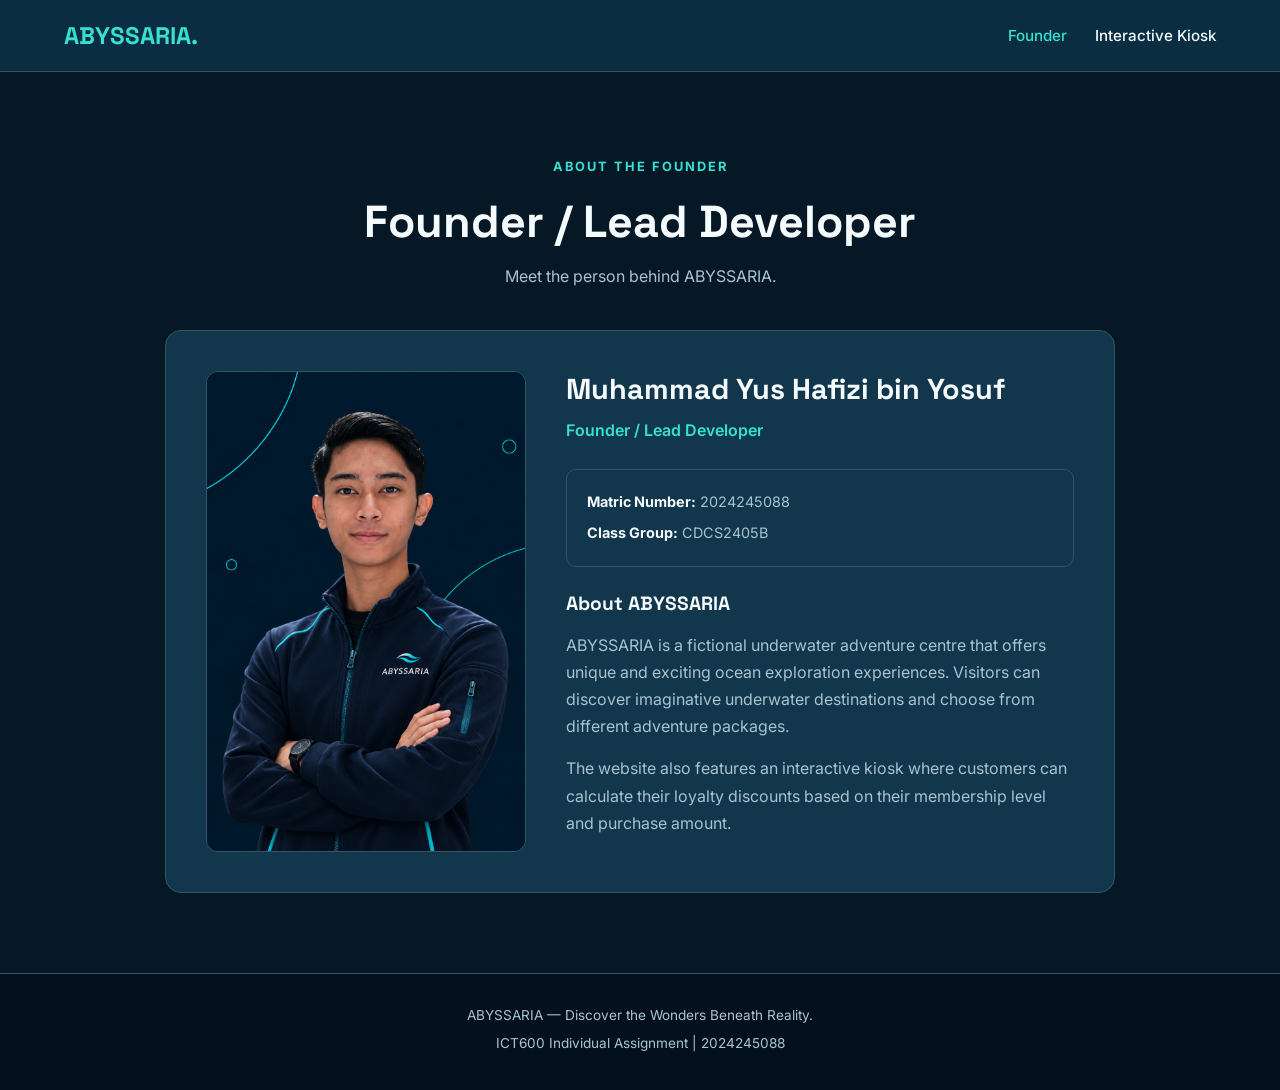
<file: index.html>
<!DOCTYPE html>
<html lang="en">

<head>
    <meta charset="UTF-8">
    <meta name="viewport"
          content="width=device-width, initial-scale=1.0">

    <title>Founder | ABYSSARIA</title>

    <!-- Google Fonts -->
    <link rel="preconnect"
          href="https://fonts.googleapis.com">

    <link rel="preconnect"
          href="https://fonts.gstatic.com" crossorigin>

    <link href="https://fonts.googleapis.com/css2?family=Inter:wght@400;500;600;700&family=Space+Grotesk:wght@400;500;600;700&display=swap"
          rel="stylesheet">

    <!-- External CSS -->
    <link rel="stylesheet" href="css/style.css">
</head>

<body>

    <!-- Navigation -->
    <header class="site-header">
        <div class="container nav-container">

            <a href="index.html" class="logo">
                ABYSSARIA.
            </a>

            <nav class="main-nav"
                 aria-label="Main navigation">

                <a href="index.html"
                   aria-current="page">
                    Founder
                </a>

                <a href="kiosk.html">
                    Interactive Kiosk
                </a>

            </nav>

        </div>
    </header>

    <main>

        <!-- Founder / Lead Developer -->
        <section class="content-section founder-page">

            <div class="container">

                <div class="founder-heading">
                    <span class="eyebrow">
                        ABOUT THE FOUNDER
                    </span>

                    <h1>Founder / Lead Developer</h1>

                    <p>
                        Meet the person behind ABYSSARIA.
                    </p>
                </div>

                <div class="founder-card">

                    <!-- Personal Picture -->
                    <div class="founder-photo">

                        <img src="image/founder-photo.png"
                             alt="Portrait of the founder"
                             class="founder-image">

                    </div>

                    <!-- Personal Information -->
                    <div class="founder-details">

                        <h2>Muhammad Yus Hafizi bin Yosuf</h2>

                        <p class="founder-role">
                            Founder / Lead Developer
                        </p>

                        <div class="founder-info">

                            <p>
                                <strong>Matric Number:</strong>
                                2024245088
                            </p>

                            <p>
                                <strong>Class Group:</strong>
                                CDCS2405B
                            </p>

                        </div>

                        <!-- Business Introduction -->
                        <h3>About ABYSSARIA</h3>

                        <p>
                            ABYSSARIA is a fictional underwater
                            adventure centre that offers unique
                            and exciting ocean exploration
                            experiences. Visitors can discover
                            imaginative underwater destinations
                            and choose from different adventure
                            packages.
                        </p>

                        <p>
                            The website also features an
                            interactive kiosk where customers
                            can calculate their loyalty discounts
                            based on their membership level
                            and purchase amount.
                        </p>

                    </div>

                </div>

            </div>

        </section>

    </main>

    <!-- Footer -->
    <footer class="site-footer">

        <div class="container">

            <p>
                ABYSSARIA — Discover the Wonders
                Beneath Reality.
            </p>

            <p>
                ICT600 Individual Assignment |
                2024245088
            </p>

        </div>

    </footer>

    <script src="js/script.js" defer></script>

</body>
</html>
</file>
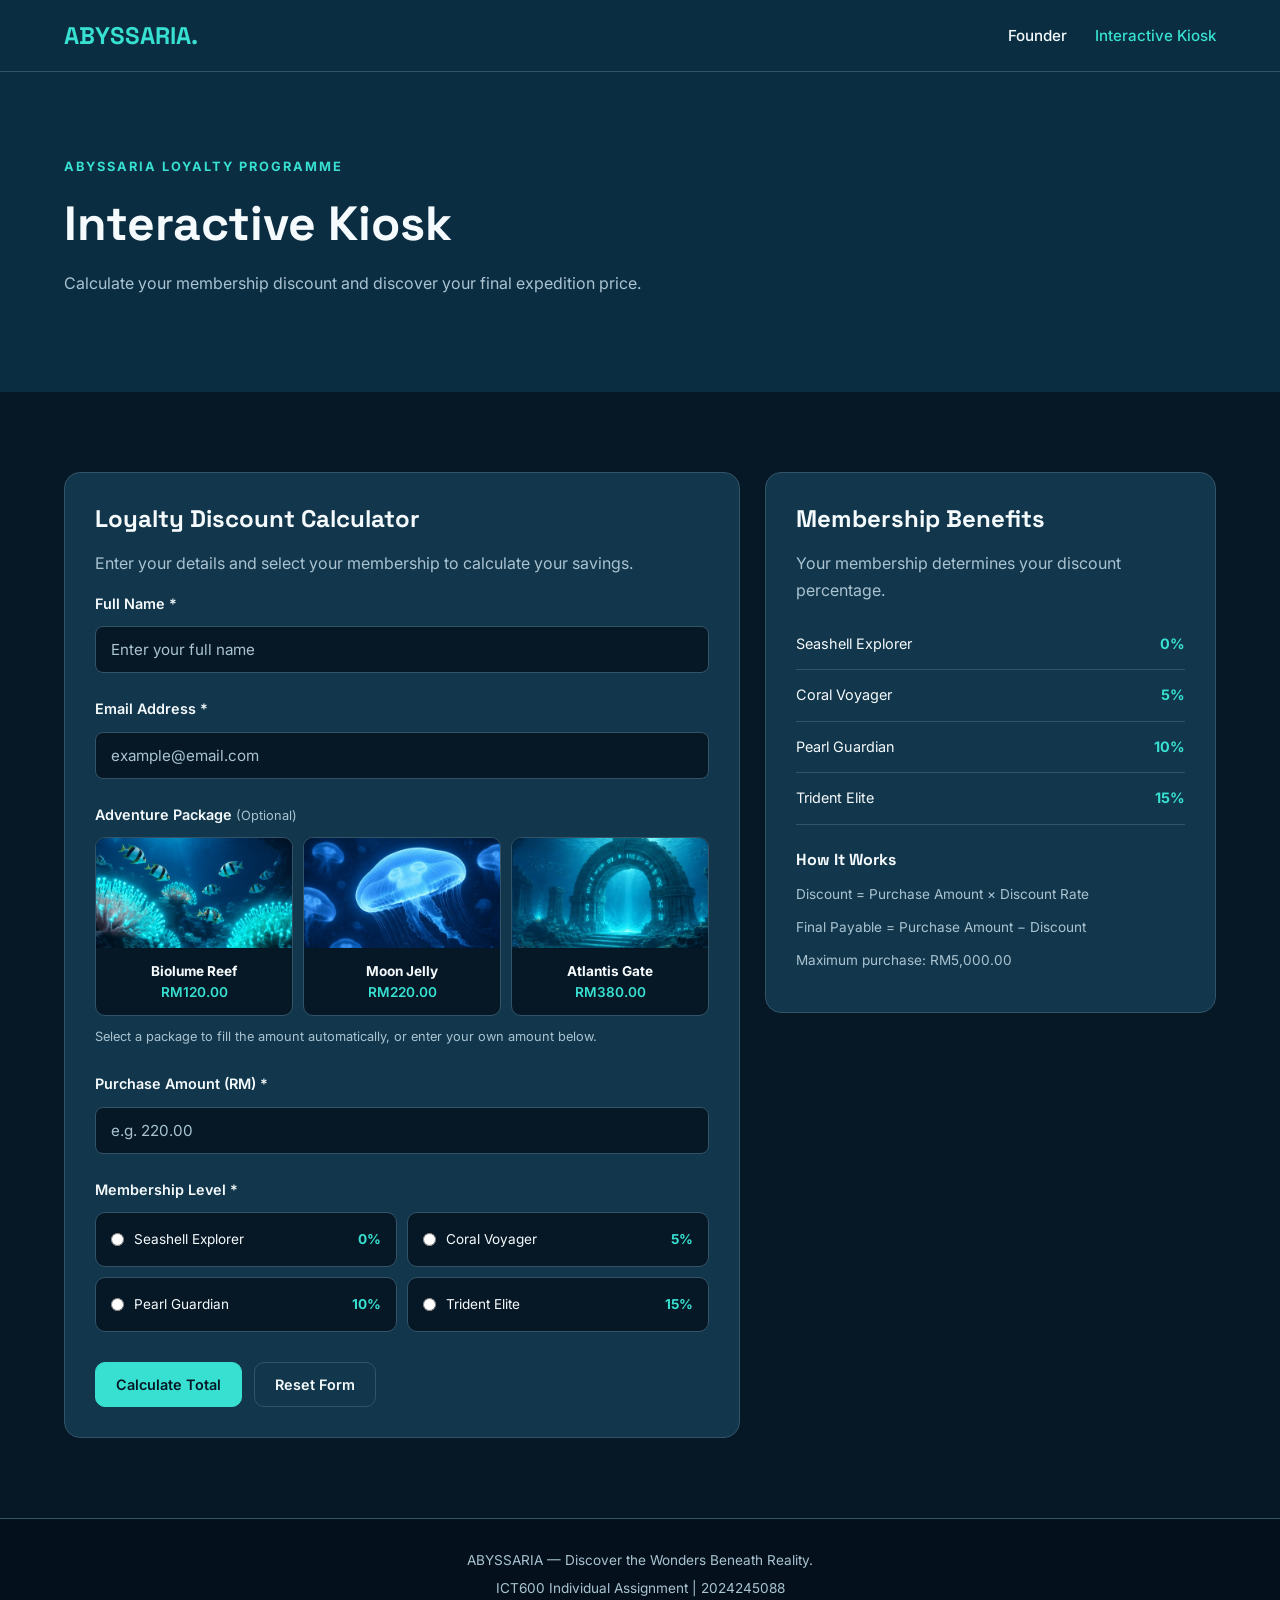
<file: kiosk.html>
<!DOCTYPE html>
<html lang="en">

<head>
    <meta charset="UTF-8">
    <meta name="viewport"
          content="width=device-width, initial-scale=1.0">

    <title>Interactive Kiosk | ABYSSARIA</title>

    <link rel="preconnect"
          href="https://fonts.googleapis.com">

    <link rel="preconnect"
          href="https://fonts.gstatic.com" crossorigin>

    <link href="https://fonts.googleapis.com/css2?family=Inter:wght@400;500;600;700&family=Space+Grotesk:wght@400;500;600;700&display=swap"
          rel="stylesheet">

    <link rel="stylesheet" href="css/style.css">
    <script src="js/script.js" defer></script>
</head>

<body>

    <!-- Navigation -->
    <header class="site-header">
        <div class="container nav-container">

            <a href="index.html" class="logo">
                ABYSSARIA.
            </a>

            <nav class="main-nav"
                 aria-label="Main navigation">

                <a href="index.html">Founder</a>

                <a href="kiosk.html"
                   aria-current="page">
                    Interactive Kiosk
                </a>

            </nav>
        </div>
    </header>

    <main>

        <!-- Page Introduction -->
        <section class="kiosk-intro">
            <div class="container">

                <span class="eyebrow">
                    ABYSSARIA LOYALTY PROGRAMME
                </span>

                <h1>Interactive Kiosk</h1>

                <p>
                    Calculate your membership discount
                    and discover your final expedition price.
                </p>

            </div>
        </section>

        <!-- Main Calculator -->
        <section class="content-section">
            <div class="container kiosk-layout">

                <!-- Left: Calculator Form -->
                <div class="calculator-card">

                    <h2>Loyalty Discount Calculator</h2>

                    <p>
                        Enter your details and select your
                        membership to calculate your savings.
                    </p>

                    <form id="loyaltyForm" novalidate>

                        <!-- Full Name -->
                        <div class="form-group">
                            <label for="customerName">
                                Full Name *
                            </label>

                            <input type="text"
                                   id="customerName"
                                   name="customerName"
                                   placeholder="Enter your full name"
                                   autocomplete="name"
                                   maxlength="60"
                                   aria-describedby="nameError"
                                   required>

                            <p class="field-error"
                               id="nameError"></p>
                        </div>

                        <!-- Email -->
                        <div class="form-group">
                            <label for="customerEmail">
                                Email Address *
                            </label>

                            <input type="email"
                                   id="customerEmail"
                                   name="customerEmail"
                                   placeholder="example@email.com"
                                   autocomplete="email"
                                   aria-describedby="emailError"
                                   required>

                            <p class="field-error"
                               id="emailError"></p>
                        </div>

                        <!-- Adventure Shortcuts -->
                        <div class="form-group">

                            <label>
                                Adventure Package
                                <span class="optional">
                                    (Optional)
                                </span>
                            </label>

                            
<div class="package-grid">

    <!-- Biolume Reef -->
    <button type="button"
            class="package-option"
            data-name="Biolume Reef Discovery"
            data-price="120.00"
            aria-pressed="false">

        <img src="image/biolume-reef.jpg"
             alt=""
             class="package-image">

        <div class="package-info">
            <strong>Biolume Reef</strong>
            <span>RM120.00</span>
        </div>
    </button>

    <!-- Moon Jelly -->
    <button type="button"
            class="package-option"
            data-name="Moon Jelly Safari"
            data-price="220.00"
            aria-pressed="false">

        <img src="image/moon-jelly.jpg"
             alt=""
             class="package-image">

        <div class="package-info">
            <strong>Moon Jelly</strong>
            <span>RM220.00</span>
        </div>
    </button>

    <!-- Atlantis Gate -->
    <button type="button"
            class="package-option"
            data-name="Atlantis Gate Expedition"
            data-price="380.00"
            aria-pressed="false">

        <img src="image/atlantis-gate.jpg"
             alt=""
             class="package-image">

        <div class="package-info">
            <strong>Atlantis Gate</strong>
            <span>RM380.00</span>
        </div>
    </button>

</div>


                            <p class="field-hint">
                                Select a package to fill the
                                amount automatically, or enter
                                your own amount below.
                            </p>
                        </div>

                        <!-- Purchase Amount -->
                        <div class="form-group">
                            <label for="purchaseAmount">
                                Purchase Amount (RM) *
                            </label>

                            <input type="text"
                                   id="purchaseAmount"
                                   name="purchaseAmount"
                                   inputmode="decimal"
                                   placeholder="e.g. 220.00"
                                   aria-describedby="amountError"
                                   required>

                            <p class="field-error"
                               id="amountError"></p>
                        </div>

                        <!-- Membership -->
                        <fieldset class="membership-fieldset"
                                  id="membershipGroup">

                            <legend>
                                Membership Level *
                            </legend>

                            <div class="membership-grid">

                                <label class="membership-option">
                                    <input type="radio"
                                           name="membership"
                                           value="seashell">

                                    <span>Seashell Explorer</span>
                                    <strong>0%</strong>
                                </label>

                                <label class="membership-option">
                                    <input type="radio"
                                           name="membership"
                                           value="coral">

                                    <span>Coral Voyager</span>
                                    <strong>5%</strong>
                                </label>

                                <label class="membership-option">
                                    <input type="radio"
                                           name="membership"
                                           value="pearl">

                                    <span>Pearl Guardian</span>
                                    <strong>10%</strong>
                                </label>

                                <label class="membership-option">
                                    <input type="radio"
                                           name="membership"
                                           value="trident">

                                    <span>Trident Elite</span>
                                    <strong>15%</strong>
                                </label>

                            </div>

                            <p class="field-error"
                               id="membershipError"></p>
                        </fieldset>

                        <!-- Buttons -->
                        <div class="form-actions">

                            <button type="submit"
                                    class="button button-primary">
                                Calculate Total
                            </button>

                            <button type="reset"
                                    class="button button-outline">
                                Reset Form
                            </button>

                        </div>

                    </form>
                </div>

                <!-- Right: Result & Rules -->
                <div class="kiosk-sidebar">

                    <!-- Calculation Result -->
                    <section class="result-card"
                             id="resultCard"
                             aria-live="polite"
                             hidden>

                        <span class="eyebrow">
                            CALCULATION COMPLETE
                        </span>

                        <h2>Your Expedition Summary</h2>

                        <div class="result-details">

                            <p>
                                Customer:
                                <strong id="resultName"></strong>
                            </p>

                            <p>
                                Email:
                                <strong id="resultEmail"></strong>
                            </p>

                            <p id="adventureRow" hidden>
                                Adventure:
                                <strong id="resultAdventure"></strong>
                            </p>

                            <p>
                                Membership:
                                <strong id="resultMembership"></strong>
                            </p>

                        </div>

                        <div class="receipt-line">
                            <span>Original Amount</span>
                            <strong id="resultOriginal"></strong>
                        </div>

                        <div class="receipt-line">
                            <span>Discount Rate</span>
                            <strong id="resultRate"></strong>
                        </div>

                        <div class="receipt-line">
                            <span>Total Discount</span>
                            <strong id="resultDiscount"></strong>
                        </div>

                        <div class="receipt-total">
                            <span>Final Payable</span>
                            <strong id="resultFinal"></strong>
                        </div>

                    </section>

                    <!-- Membership Rules -->
                    <section class="rules-card">

                        <h2>Membership Benefits</h2>

                        <p>
                            Your membership determines
                            your discount percentage.
                        </p>

                        <div class="rule-row">
                            <span>Seashell Explorer</span>
                            <strong>0%</strong>
                        </div>

                        <div class="rule-row">
                            <span>Coral Voyager</span>
                            <strong>5%</strong>
                        </div>

                        <div class="rule-row">
                            <span>Pearl Guardian</span>
                            <strong>10%</strong>
                        </div>

                        <div class="rule-row">
                            <span>Trident Elite</span>
                            <strong>15%</strong>
                        </div>

                        <div class="calculation-info">

                            <h3>How It Works</h3>

                            <p>
                                Discount = Purchase Amount
                                × Discount Rate
                            </p>

                            <p>
                                Final Payable = Purchase
                                Amount − Discount
                            </p>

                            <p>
                                Maximum purchase:
                                RM5,000.00
                            </p>

                        </div>

                    </section>

                </div>

            </div>
        </section>

    </main>

    <!-- Footer -->
    <footer class="site-footer">
        <div class="container">

            <p>
                ABYSSARIA — Discover the Wonders
                Beneath Reality.
            </p>

            <p>
                ICT600 Individual Assignment |
                2024245088
            </p>

        </div>
    </footer>

</body>
</html>
</file>
<file: css/style.css>
/* ========================================
   ABYSSARIA - SHARED DESIGN
   Solid colours only; no gradients
======================================== */

:root {
    --color-background: #061826;
    --color-secondary: #0B2D42;
    --color-card: #12364B;
    --color-accent: #37E0D0;
    --color-coral: #FF987A;
    --color-text: #F5FAFC;
    --color-muted: #A9C3D1;
    --color-border: #335367;
    --font-heading: "Space Grotesk", sans-serif;
    --font-body: "Inter", sans-serif;
}

/* Base and navigation */
* {
    margin: 0;
    padding: 0;
    box-sizing: border-box;
}

body {
    min-height: 100vh;
    display: flex;
    flex-direction: column;
    background-color: var(--color-background);
    color: var(--color-text);
    font-family: var(--font-body);
    line-height: 1.7;
}

main { flex: 1; }
h1, h2, h3 { font-family: var(--font-heading); line-height: 1.3; }
p { color: var(--color-muted); margin-bottom: 15px; }
a { color: inherit; text-decoration: none; }
a:focus-visible, button:focus-visible {
    outline: 2px solid var(--color-accent);
    outline-offset: 3px;
}

.container { width: min(90%, 1200px); margin: 0 auto; }
.content-section { padding: 80px 0; }
.eyebrow {
    display: inline-block;
    margin-bottom: 15px;
    color: var(--color-accent);
    font-size: 0.8rem;
    font-weight: 700;
    letter-spacing: 2px;
}

.site-header {
    background-color: var(--color-secondary);
    border-bottom: 1px solid var(--color-border);
}
.nav-container {
    display: flex;
    align-items: center;
    justify-content: space-between;
    gap: 24px;
    padding: 20px 0;
}
.logo {
    color: var(--color-accent);
    font: 700 1.5rem var(--font-heading);
}
.main-nav { display: flex; flex-wrap: wrap; gap: 28px; }
.main-nav a { font-size: 0.95rem; font-weight: 500; }
.main-nav a:hover,
.main-nav a[aria-current="page"] { color: var(--color-accent); }

/* ========================================
   PAGE 1 - FOUNDER
======================================== */

.founder-heading { text-align: center; margin-bottom: 40px; }
.founder-heading h1 {
    font-size: clamp(2rem, 4vw, 2.8rem);
    margin-bottom: 12px;
}
.founder-card {
    display: flex;
    align-items: stretch;
    gap: 40px;
    max-width: 950px;
    margin: 0 auto;
    padding: 40px;
    background-color: var(--color-card);
    border: 1px solid var(--color-border);
    border-radius: 16px;
}
.founder-photo {
    position: relative;
    flex: 0 0 320px;
}
.founder-image {
    position: absolute;
    inset: 0;
    display: block;
    width: 100%;
    height: 100%;
    object-fit: cover;
    object-position: center top;
    border: 1px solid var(--color-border);
    border-radius: 12px;
}
.founder-details { flex: 1; min-width: 0; }
.founder-details h2 { font-size: 1.8rem; margin-bottom: 8px; }
.founder-details h3 { font-size: 1.2rem; margin-bottom: 15px; }
.founder-role { color: var(--color-accent); font-weight: 600; }
.founder-info {
    margin: 25px 0;
    padding: 20px;
    border: 1px solid var(--color-border);
    border-radius: 10px;
}
.founder-info p { font-size: 0.9rem; margin-bottom: 7px; }
.founder-info p:last-child { margin-bottom: 0; }
.founder-info strong { color: var(--color-text); }

/* ========================================
   PAGE 2 - INTERACTIVE KIOSK
======================================== */

.kiosk-intro {
    padding: 80px 0;
    background-color: var(--color-secondary);
}
.kiosk-intro h1 {
    font-size: clamp(2rem, 5vw, 3rem);
    margin-bottom: 15px;
}
.kiosk-layout {
    display: grid;
    grid-template-columns: minmax(0, 1.5fr) minmax(0, 1fr);
    align-items: start;
    gap: 25px;
}
.calculator-card, .rules-card, .result-card {
    padding: 30px;
    background-color: var(--color-card);
    border: 1px solid var(--color-border);
    border-radius: 16px;
}
.calculator-card h2, .rules-card h2, .result-card h2 {
    font-size: 1.5rem;
    margin-bottom: 15px;
}
.kiosk-sidebar { display: flex; flex-direction: column; gap: 25px; }

/* Form fields and validation */
.form-group { margin-bottom: 24px; }
.form-group > label, .membership-fieldset legend {
    display: block;
    margin-bottom: 10px;
    color: var(--color-text);
    font-size: 0.9rem;
    font-weight: 600;
}
.form-group input {
    display: block;
    width: 100%;
    padding: 13px 15px;
    background-color: var(--color-background);
    color: var(--color-text);
    border: 1px solid var(--color-border);
    border-radius: 8px;
    font: 0.95rem var(--font-body);
}
.form-group input::placeholder { color: var(--color-muted); }
.form-group input:focus {
    outline: 2px solid var(--color-accent);
    outline-offset: 1px;
}
.form-group input[aria-invalid="true"] { border-color: var(--color-coral); }
.optional, .field-hint {
    color: var(--color-muted);
    font-size: 0.8rem;
    font-weight: 400;
}
.field-hint { margin: 10px 0 0; }
.field-error { color: var(--color-coral); font-size: 0.8rem; margin: 5px 0 0; }

/* Adventure package cards with images */
.package-grid {
    display: grid;
    grid-template-columns: repeat(3, minmax(0, 1fr));
    gap: 10px;
}
.package-option {
    display: flex;
    flex-direction: column;
    justify-content: flex-start;
    gap: 0;
    min-width: 0;
    padding: 0;
    overflow: hidden;
    background-color: var(--color-background);
    color: var(--color-text);
    border: 1px solid var(--color-border);
    border-radius: 10px;
    font-family: var(--font-body);
    text-align: center;
    cursor: pointer;
}
.package-image {
    display: block;
    width: 100%;
    aspect-ratio: 16 / 9;
    object-fit: cover;
}
.package-info {
    display: flex;
    flex-direction: column;
    align-items: center;
    justify-content: center;
    gap: 5px;
    width: 100%;
    padding: 15px 8px;
}
.package-info strong { color: var(--color-text); font-size: 0.85rem; }
.package-info span {
    color: var(--color-accent);
    font-size: 0.85rem;
    font-weight: 600;
}
.package-option:hover, .package-option.is-selected { border-color: var(--color-accent); }
.package-option.is-selected { background-color: var(--color-secondary); }

/* Membership choices */
.membership-fieldset { min-width: 0; margin-bottom: 25px; border: 0; }
.membership-grid {
    display: grid;
    grid-template-columns: repeat(2, minmax(0, 1fr));
    gap: 10px;
}
.membership-option {
    display: flex;
    flex-wrap: wrap;
    align-items: center;
    gap: 10px;
    padding: 15px;
    background-color: var(--color-background);
    border: 1px solid var(--color-border);
    border-radius: 10px;
    font-size: 0.85rem;
    cursor: pointer;
}
.membership-option input { accent-color: var(--color-accent); }
.membership-option strong { margin-left: auto; color: var(--color-accent); }
.membership-option:focus-within,
.membership-option:has(input:checked) { border-color: var(--color-accent); }
.membership-fieldset.is-invalid .membership-grid {
    outline: 1px solid var(--color-coral);
    border-radius: 10px;
}

/* Calculate / Reset buttons */
.form-actions { display: flex; flex-wrap: wrap; gap: 12px; }
.button {
    display: inline-block;
    padding: 13px 20px;
    border-radius: 10px;
    font: 600 0.9rem var(--font-body);
    text-align: center;
    cursor: pointer;
}
.button-primary {
    background-color: var(--color-accent);
    color: var(--color-background);
    border: 1px solid var(--color-accent);
}
.button-primary:hover { background-color: #75F0E4; }
.button-outline {
    background-color: transparent;
    color: var(--color-text);
    border: 1px solid var(--color-border);
}
.button-outline:hover { border-color: var(--color-accent); }

/* Membership rules */
.rule-row {
    display: flex;
    justify-content: space-between;
    gap: 12px;
    padding: 13px 0;
    border-bottom: 1px solid var(--color-border);
    font-size: 0.9rem;
}
.rule-row strong { color: var(--color-accent); }
.calculation-info { margin-top: 25px; }
.calculation-info h3 { font-size: 1rem; margin-bottom: 12px; }
.calculation-info p { font-size: 0.85rem; margin-bottom: 10px; }

/* Receipt */
[hidden] { display: none !important; }
.result-details {
    padding: 15px 0;
    border-bottom: 1px solid var(--color-border);
}
.result-details p { font-size: 0.85rem; overflow-wrap: anywhere; }
.result-details strong { display: block; color: var(--color-text); }
.receipt-line {
    display: flex;
    justify-content: space-between;
    gap: 12px;
    padding: 12px 0;
    font-size: 0.9rem;
}
.receipt-line strong { color: var(--color-text); }
.receipt-total {
    display: flex;
    flex-direction: column;
    gap: 8px;
    margin-top: 15px;
    padding: 20px;
    background-color: var(--color-background);
    border: 1px solid var(--color-border);
    border-radius: 10px;
}
.receipt-total strong {
    color: var(--color-accent);
    font-family: var(--font-heading);
    font-size: 2rem;
}

/* Footer */
.site-footer {
    padding: 30px 0;
    background-color: #04111C;
    border-top: 1px solid var(--color-border);
    text-align: center;
}
.site-footer p { font-size: 0.85rem; margin-bottom: 5px; }

/* Responsive layouts */
@media (max-width: 900px) {
    .kiosk-layout { grid-template-columns: 1fr; }
}

@media (max-width: 768px) {
    .nav-container { flex-direction: column; text-align: center; }
    .main-nav { justify-content: center; gap: 20px; }
    .content-section { padding: 55px 0; }

    .founder-card {
        flex-direction: column;
        align-items: center;
        padding: 25px;
        gap: 25px;
    }
    .founder-photo {
        flex: none;
        width: min(100%, 320px);
        height: 400px;
    }
    .founder-details { width: 100%; }
    .founder-details h2 { font-size: 1.5rem; }
    .kiosk-intro { padding: 60px 0; }
}

@media (max-width: 600px) {
    .calculator-card, .rules-card, .result-card { padding: 22px; }
    .package-grid, .membership-grid { grid-template-columns: 1fr; }
    .form-actions { flex-direction: column; }
    .form-actions .button { width: 100%; }
}
</file>
